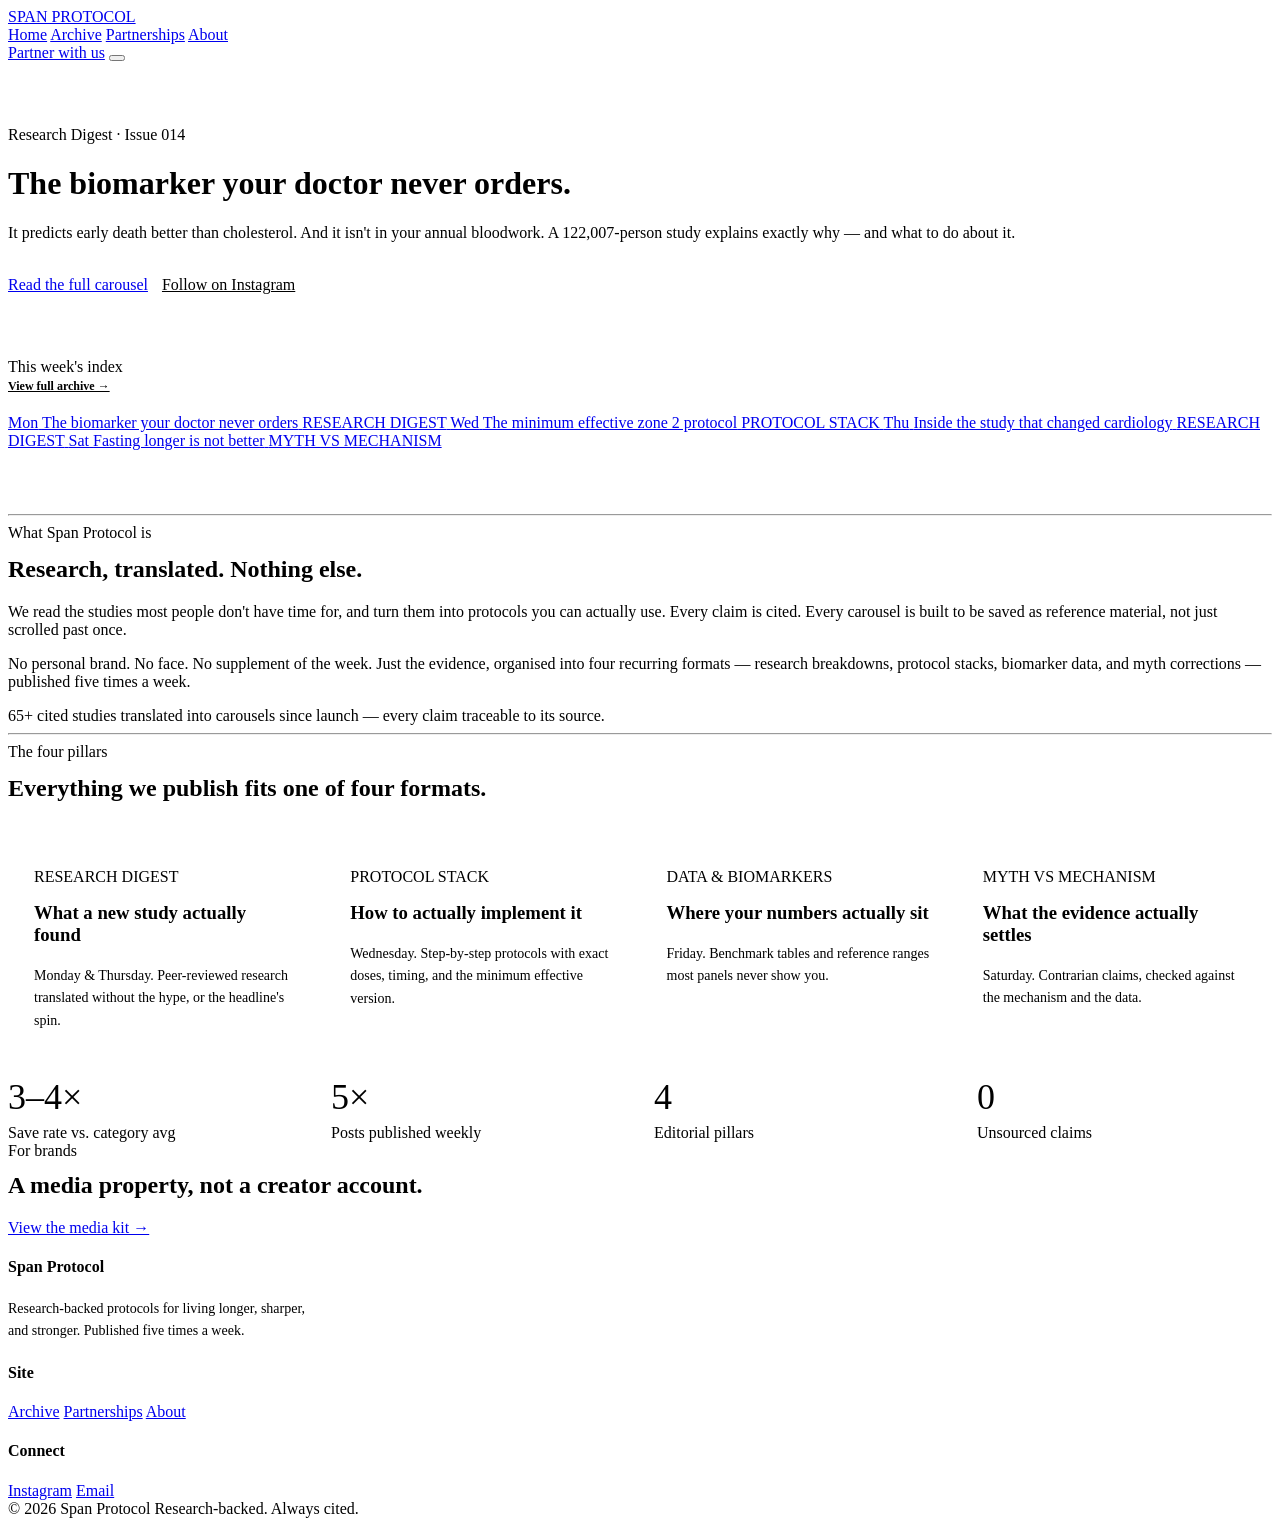
<file: index.html>
<!DOCTYPE html>
<html lang="en">
<head>
<meta charset="UTF-8">
<meta name="viewport" content="width=device-width, initial-scale=1.0">
<title>Span Protocol — Research-backed longevity protocols</title>
<meta name="description" content="Span Protocol translates peer-reviewed longevity research into evidence-based, actionable protocols. No face. No hype. Just the data, cited.">
<link rel="stylesheet" href="assets/styles.css">
</head>
<body>

<nav class="site-nav">
  <div class="wrap">
    <a href="index.html" class="nav-mark"><span class="dot"></span>SPAN PROTOCOL</a>
    <div class="nav-links">
      <a href="index.html" class="active">Home</a>
      <a href="archive.html">Archive</a>
      <a href="partnerships.html">Partnerships</a>
      <a href="about.html">About</a>
    </div>
    <a href="partnerships.html" class="nav-cta">Partner with us</a>
    <button class="nav-toggle" aria-label="Open menu"><span></span><span></span><span></span></button>
  </div>
</nav>

<!-- HERO -->
<header class="section dark" style="padding-top:64px; padding-bottom:64px;">
  <div class="wrap">
    <div class="eyebrow on-dark" style="margin-bottom:18px;">Research Digest · Issue 014</div>
    <h1 class="display-1 on-dark" style="max-width:840px;">The biomarker your doctor never orders.</h1>
    <p class="lede on-dark" style="margin-top:22px;">It predicts early death better than cholesterol. And it isn't in your annual bloodwork. A 122,007-person study explains exactly why — and what to do about it.</p>
    <div style="display:flex; gap:14px; margin-top:34px; flex-wrap:wrap;">
      <a href="archive.html" class="btn btn-primary">Read the full carousel</a>
      <a href="https://instagram.com" class="btn btn-outline light" style="color:var(--white);">Follow on Instagram</a>
    </div>
  </div>
</header>

<!-- THIS WEEK'S LEDGER -->
<section class="section" style="padding-bottom:56px;">
  <div class="wrap">
    <div class="flex-between" style="margin-bottom:8px;">
      <div class="eyebrow">This week's index</div>
      <a href="archive.html" style="font-family:var(--mono); font-size:12px; color:var(--teal-deep); font-weight:600;">View full archive →</a>
    </div>
    <div class="index-list" style="margin-top:20px;">
      <a href="archive.html#vo2max" class="index-row">
        <span class="index-tag">Mon</span>
        <span class="index-title">The biomarker your doctor never orders</span>
        <span class="index-meta">RESEARCH DIGEST</span>
      </a>
      <a href="archive.html#zone2" class="index-row">
        <span class="index-tag">Wed</span>
        <span class="index-title">The minimum effective zone 2 protocol</span>
        <span class="index-meta">PROTOCOL STACK</span>
      </a>
      <a href="archive.html#cooper" class="index-row">
        <span class="index-tag">Thu</span>
        <span class="index-title">Inside the study that changed cardiology</span>
        <span class="index-meta">RESEARCH DIGEST</span>
      </a>
      <a href="archive.html#fasting" class="index-row">
        <span class="index-tag">Sat</span>
        <span class="index-title">Fasting longer is not better</span>
        <span class="index-meta">MYTH VS MECHANISM</span>
      </a>
    </div>
  </div>
</section>

<hr class="rule">

<!-- WHAT THIS IS -->
<section class="section">
  <div class="wrap with-field-notes">
    <div>
      <div class="eyebrow">What Span Protocol is</div>
      <h2 class="display-2" style="margin-top:14px; max-width:680px;">Research, translated. Nothing else.</h2>
      <p class="body-text" style="margin-top:18px;">We read the studies most people don't have time for, and turn them into protocols you can actually use. Every claim is cited. Every carousel is built to be saved as reference material, not just scrolled past once.</p>
      <p class="body-text" style="margin-top:14px;">No personal brand. No face. No supplement of the week. Just the evidence, organised into four recurring formats — research breakdowns, protocol stacks, biomarker data, and myth corrections — published five times a week.</p>
    </div>
    <div class="field-note">
      <span class="fn-val">65+</span>
      cited studies translated into carousels since launch — every claim traceable to its source.
    </div>
  </div>
</section>

<hr class="rule">

<!-- PILLARS -->
<section class="section">
  <div class="wrap">
    <div class="eyebrow">The four pillars</div>
    <h2 class="display-2" style="margin-top:14px;">Everything we publish fits one of four formats.</h2>

    <div style="display:grid; grid-template-columns:repeat(auto-fit,minmax(250px,1fr)); gap:1px; background:var(--rule-light); margin-top:36px; border:1px solid var(--rule-light);">

      <div style="background:var(--paper); padding:30px 26px;">
        <span class="pillar-chip pillar-rd">RESEARCH DIGEST</span>
        <h3 class="display-3" style="margin-top:16px;">What a new study actually found</h3>
        <p class="muted" style="margin-top:8px; font-size:14px; line-height:1.6;">Monday &amp; Thursday. Peer-reviewed research translated without the hype, or the headline's spin.</p>
      </div>

      <div style="background:var(--paper); padding:30px 26px;">
        <span class="pillar-chip pillar-ps">PROTOCOL STACK</span>
        <h3 class="display-3" style="margin-top:16px;">How to actually implement it</h3>
        <p class="muted" style="margin-top:8px; font-size:14px; line-height:1.6;">Wednesday. Step-by-step protocols with exact doses, timing, and the minimum effective version.</p>
      </div>

      <div style="background:var(--paper); padding:30px 26px;">
        <span class="pillar-chip pillar-db">DATA &amp; BIOMARKERS</span>
        <h3 class="display-3" style="margin-top:16px;">Where your numbers actually sit</h3>
        <p class="muted" style="margin-top:8px; font-size:14px; line-height:1.6;">Friday. Benchmark tables and reference ranges most panels never show you.</p>
      </div>

      <div style="background:var(--paper); padding:30px 26px;">
        <span class="pillar-chip pillar-mm">MYTH VS MECHANISM</span>
        <h3 class="display-3" style="margin-top:16px;">What the evidence actually settles</h3>
        <p class="muted" style="margin-top:8px; font-size:14px; line-height:1.6;">Saturday. Contrarian claims, checked against the mechanism and the data.</p>
      </div>

    </div>
  </div>
</section>

<!-- STATS STRIP -->
<section class="section dark tight">
  <div class="wrap" style="display:grid; grid-template-columns:repeat(auto-fit,minmax(150px,1fr)); gap:28px;">
    <div>
      <div style="font-family:var(--serif); font-size:36px; color:var(--teal);">3–4×</div>
      <div class="eyebrow on-dark" style="margin-top:6px;">Save rate vs. category avg</div>
    </div>
    <div>
      <div style="font-family:var(--serif); font-size:36px; color:var(--teal);">5×</div>
      <div class="eyebrow on-dark" style="margin-top:6px;">Posts published weekly</div>
    </div>
    <div>
      <div style="font-family:var(--serif); font-size:36px; color:var(--teal);">4</div>
      <div class="eyebrow on-dark" style="margin-top:6px;">Editorial pillars</div>
    </div>
    <div>
      <div style="font-family:var(--serif); font-size:36px; color:var(--teal);">0</div>
      <div class="eyebrow on-dark" style="margin-top:6px;">Unsourced claims</div>
    </div>
  </div>
</section>

<!-- PARTNERSHIP CTA -->
<section class="section">
  <div class="wrap flex-between">
    <div>
      <div class="eyebrow">For brands</div>
      <h2 class="display-2" style="margin-top:12px; max-width:480px;">A media property, not a creator account.</h2>
    </div>
    <a href="partnerships.html" class="btn btn-outline">View the media kit →</a>
  </div>
</section>

<footer class="site-footer">
  <div class="wrap">
    <div class="footer-grid">
      <div class="footer-col">
        <h4>Span Protocol</h4>
        <p style="color:var(--sage); font-size:14px; max-width:320px; line-height:1.6;">Research-backed protocols for living longer, sharper, and stronger. Published five times a week.</p>
      </div>
      <div class="footer-col">
        <h4>Site</h4>
        <a href="archive.html">Archive</a>
        <a href="partnerships.html">Partnerships</a>
        <a href="about.html">About</a>
      </div>
      <div class="footer-col">
        <h4>Connect</h4>
        <a href="https://instagram.com">Instagram</a>
        <a href="mailto:partnerships@spanprotocol.com">Email</a>
      </div>
    </div>
    <div class="footer-bottom">
      <span>© 2026 Span Protocol</span>
      <span>Research-backed. Always cited.</span>
    </div>
  </div>
</footer>

</body>
</html>
</file>
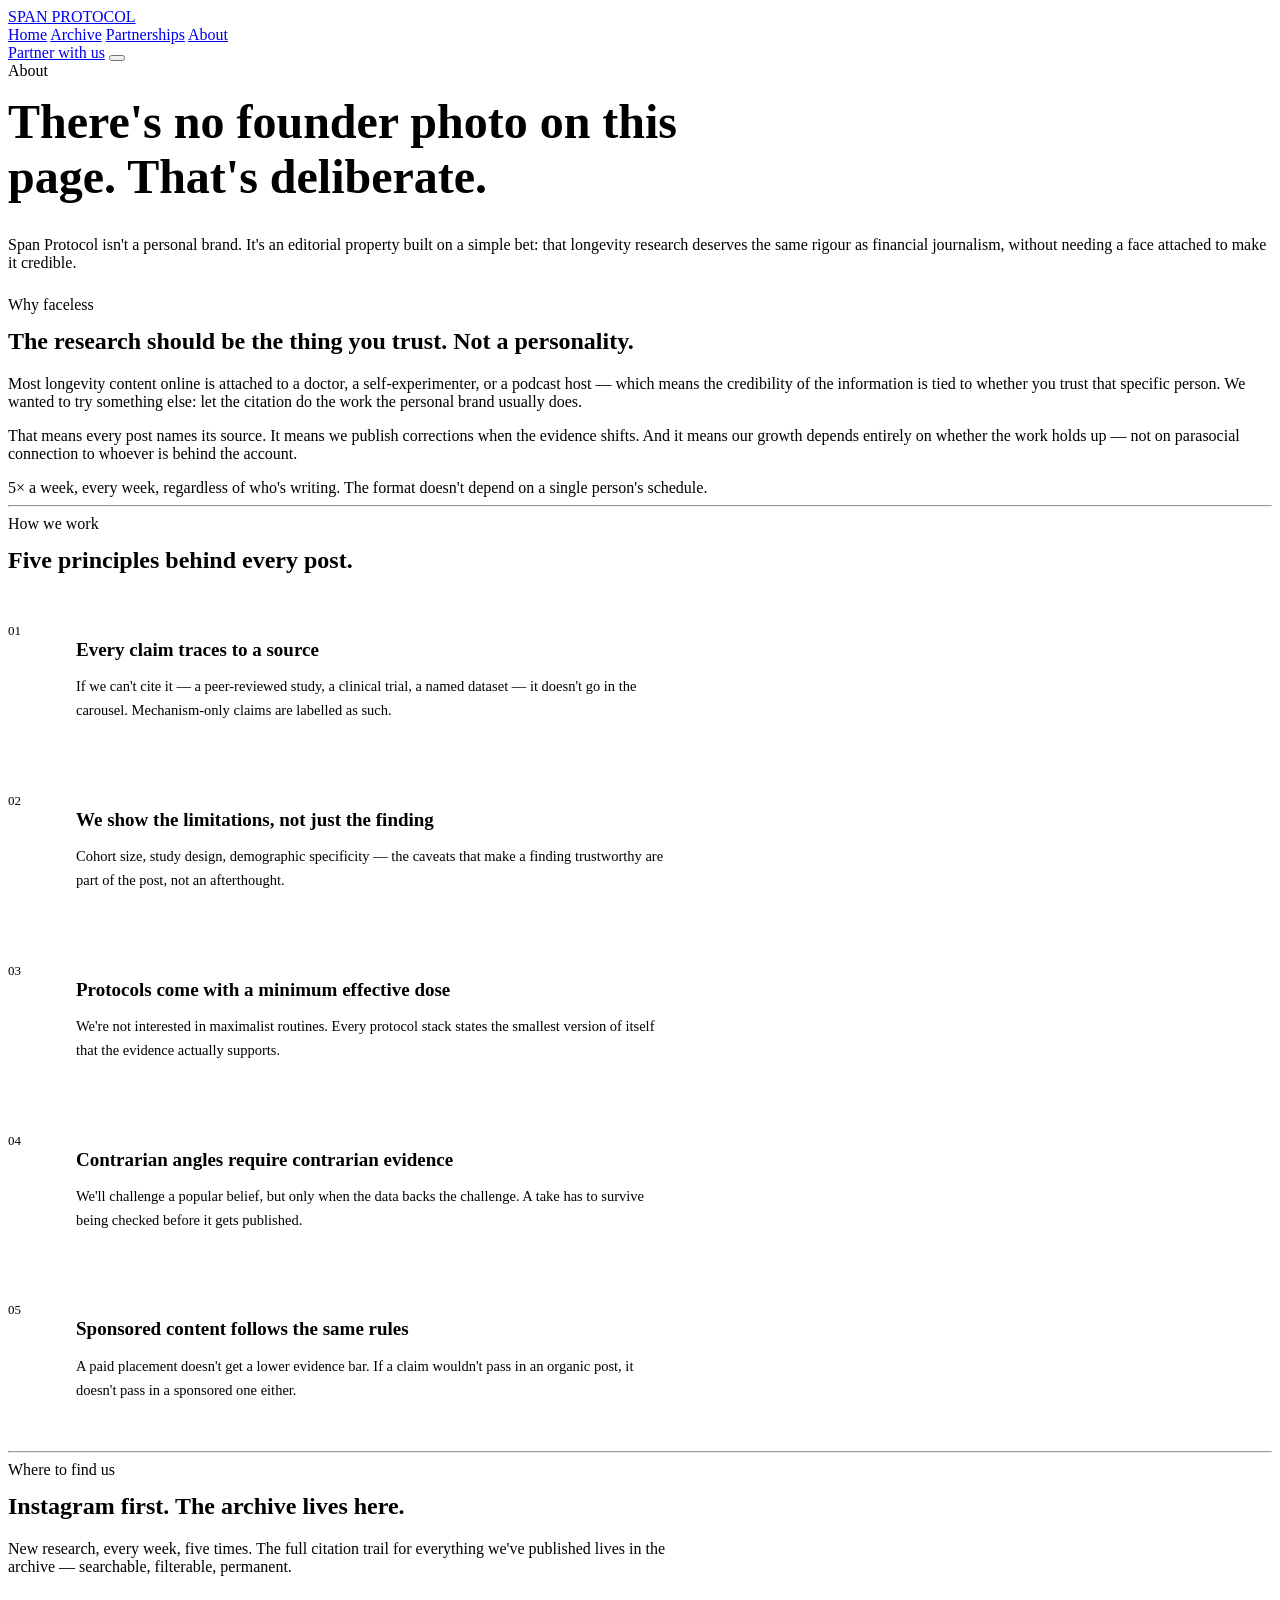
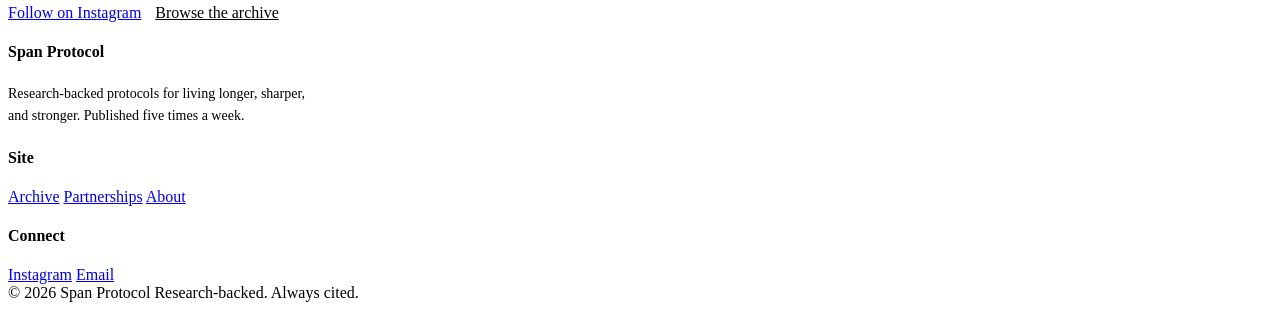
<file: about.html>
<!DOCTYPE html>
<html lang="en">
<head>
<meta charset="UTF-8">
<meta name="viewport" content="width=device-width, initial-scale=1.0">
<title>About — Span Protocol</title>
<meta name="description" content="Why Span Protocol exists, how it works, and the editorial standards behind every post.">
<link rel="stylesheet" href="assets/styles.css">
<style>
  .principle-row {
    display: grid;
    grid-template-columns: 48px 1fr;
    gap: 20px;
    padding: 26px 0;
    border-bottom: 1px solid var(--rule-light);
  }
  .principle-row:first-child { border-top: 1px solid var(--rule-light); }
  .principle-num {
    font-family: var(--mono);
    font-size: 13px;
    color: var(--sage);
    padding-top: 3px;
  }
  .principle-row h3 {
    font-family: var(--serif);
    font-size: 19px;
    color: var(--ink);
    margin-bottom: 8px;
  }
  .principle-row p {
    font-size: 14.5px;
    color: var(--ink-soft);
    line-height: 1.65;
    max-width: 600px;
  }
</style>
</head>
<body>

<nav class="site-nav">
  <div class="wrap">
    <a href="index.html" class="nav-mark"><span class="dot"></span>SPAN PROTOCOL</a>
    <div class="nav-links">
      <a href="index.html">Home</a>
      <a href="archive.html">Archive</a>
      <a href="partnerships.html">Partnerships</a>
      <a href="about.html" class="active">About</a>
    </div>
    <a href="partnerships.html" class="nav-cta">Partner with us</a>
    <button class="nav-toggle" aria-label="Open menu"><span></span><span></span><span></span></button>
  </div>
</nav>

<header class="section" style="padding-bottom:8px;">
  <div class="wrap">
    <div class="eyebrow">About</div>
    <h1 class="display-1" style="margin-top:14px; max-width:760px; font-size:clamp(30px,4.4vw,48px);">There's no founder photo on this page. That's deliberate.</h1>
    <p class="lede" style="margin-top:20px;">Span Protocol isn't a personal brand. It's an editorial property built on a simple bet: that longevity research deserves the same rigour as financial journalism, without needing a face attached to make it credible.</p>
  </div>
</header>

<section class="section">
  <div class="wrap with-field-notes">
    <div>
      <div class="eyebrow">Why faceless</div>
      <h2 class="display-2" style="margin-top:14px; max-width:680px;">The research should be the thing you trust. Not a personality.</h2>
      <p class="body-text" style="margin-top:18px;">Most longevity content online is attached to a doctor, a self-experimenter, or a podcast host — which means the credibility of the information is tied to whether you trust that specific person. We wanted to try something else: let the citation do the work the personal brand usually does.</p>
      <p class="body-text" style="margin-top:14px;">That means every post names its source. It means we publish corrections when the evidence shifts. And it means our growth depends entirely on whether the work holds up — not on parasocial connection to whoever is behind the account.</p>
    </div>
    <div class="field-note">
      <span class="fn-val">5×</span>
      a week, every week, regardless of who's writing. The format doesn't depend on a single person's schedule.
    </div>
  </div>
</section>

<hr class="rule">

<section class="section">
  <div class="wrap">
    <div class="eyebrow">How we work</div>
    <h2 class="display-2" style="margin-top:14px; max-width:680px;">Five principles behind every post.</h2>

    <div style="margin-top:8px;">
      <div class="principle-row">
        <div class="principle-num">01</div>
        <div>
          <h3>Every claim traces to a source</h3>
          <p>If we can't cite it — a peer-reviewed study, a clinical trial, a named dataset — it doesn't go in the carousel. Mechanism-only claims are labelled as such.</p>
        </div>
      </div>
      <div class="principle-row">
        <div class="principle-num">02</div>
        <div>
          <h3>We show the limitations, not just the finding</h3>
          <p>Cohort size, study design, demographic specificity — the caveats that make a finding trustworthy are part of the post, not an afterthought.</p>
        </div>
      </div>
      <div class="principle-row">
        <div class="principle-num">03</div>
        <div>
          <h3>Protocols come with a minimum effective dose</h3>
          <p>We're not interested in maximalist routines. Every protocol stack states the smallest version of itself that the evidence actually supports.</p>
        </div>
      </div>
      <div class="principle-row">
        <div class="principle-num">04</div>
        <div>
          <h3>Contrarian angles require contrarian evidence</h3>
          <p>We'll challenge a popular belief, but only when the data backs the challenge. A take has to survive being checked before it gets published.</p>
        </div>
      </div>
      <div class="principle-row">
        <div class="principle-num">05</div>
        <div>
          <h3>Sponsored content follows the same rules</h3>
          <p>A paid placement doesn't get a lower evidence bar. If a claim wouldn't pass in an organic post, it doesn't pass in a sponsored one either.</p>
        </div>
      </div>
    </div>
  </div>
</section>

<hr class="rule">

<section class="section dark">
  <div class="wrap" style="max-width:680px;">
    <div class="eyebrow on-dark">Where to find us</div>
    <h2 class="display-2 on-dark" style="margin-top:14px;">Instagram first. The archive lives here.</h2>
    <p class="lede on-dark" style="margin-top:14px;">New research, every week, five times. The full citation trail for everything we've published lives in the archive — searchable, filterable, permanent.</p>
    <div style="display:flex; gap:14px; margin-top:28px; flex-wrap:wrap;">
      <a href="https://instagram.com" class="btn btn-primary">Follow on Instagram</a>
      <a href="archive.html" class="btn btn-outline light" style="color:var(--white);">Browse the archive</a>
    </div>
  </div>
</section>

<footer class="site-footer">
  <div class="wrap">
    <div class="footer-grid">
      <div class="footer-col">
        <h4>Span Protocol</h4>
        <p style="color:var(--sage); font-size:14px; max-width:320px; line-height:1.6;">Research-backed protocols for living longer, sharper, and stronger. Published five times a week.</p>
      </div>
      <div class="footer-col">
        <h4>Site</h4>
        <a href="archive.html">Archive</a>
        <a href="partnerships.html">Partnerships</a>
        <a href="about.html">About</a>
      </div>
      <div class="footer-col">
        <h4>Connect</h4>
        <a href="https://instagram.com">Instagram</a>
        <a href="mailto:partnerships@spanprotocol.com">Email</a>
      </div>
    </div>
    <div class="footer-bottom">
      <span>© 2026 Span Protocol</span>
      <span>Research-backed. Always cited.</span>
    </div>
  </div>
</footer>

</body>
</html>
</file>
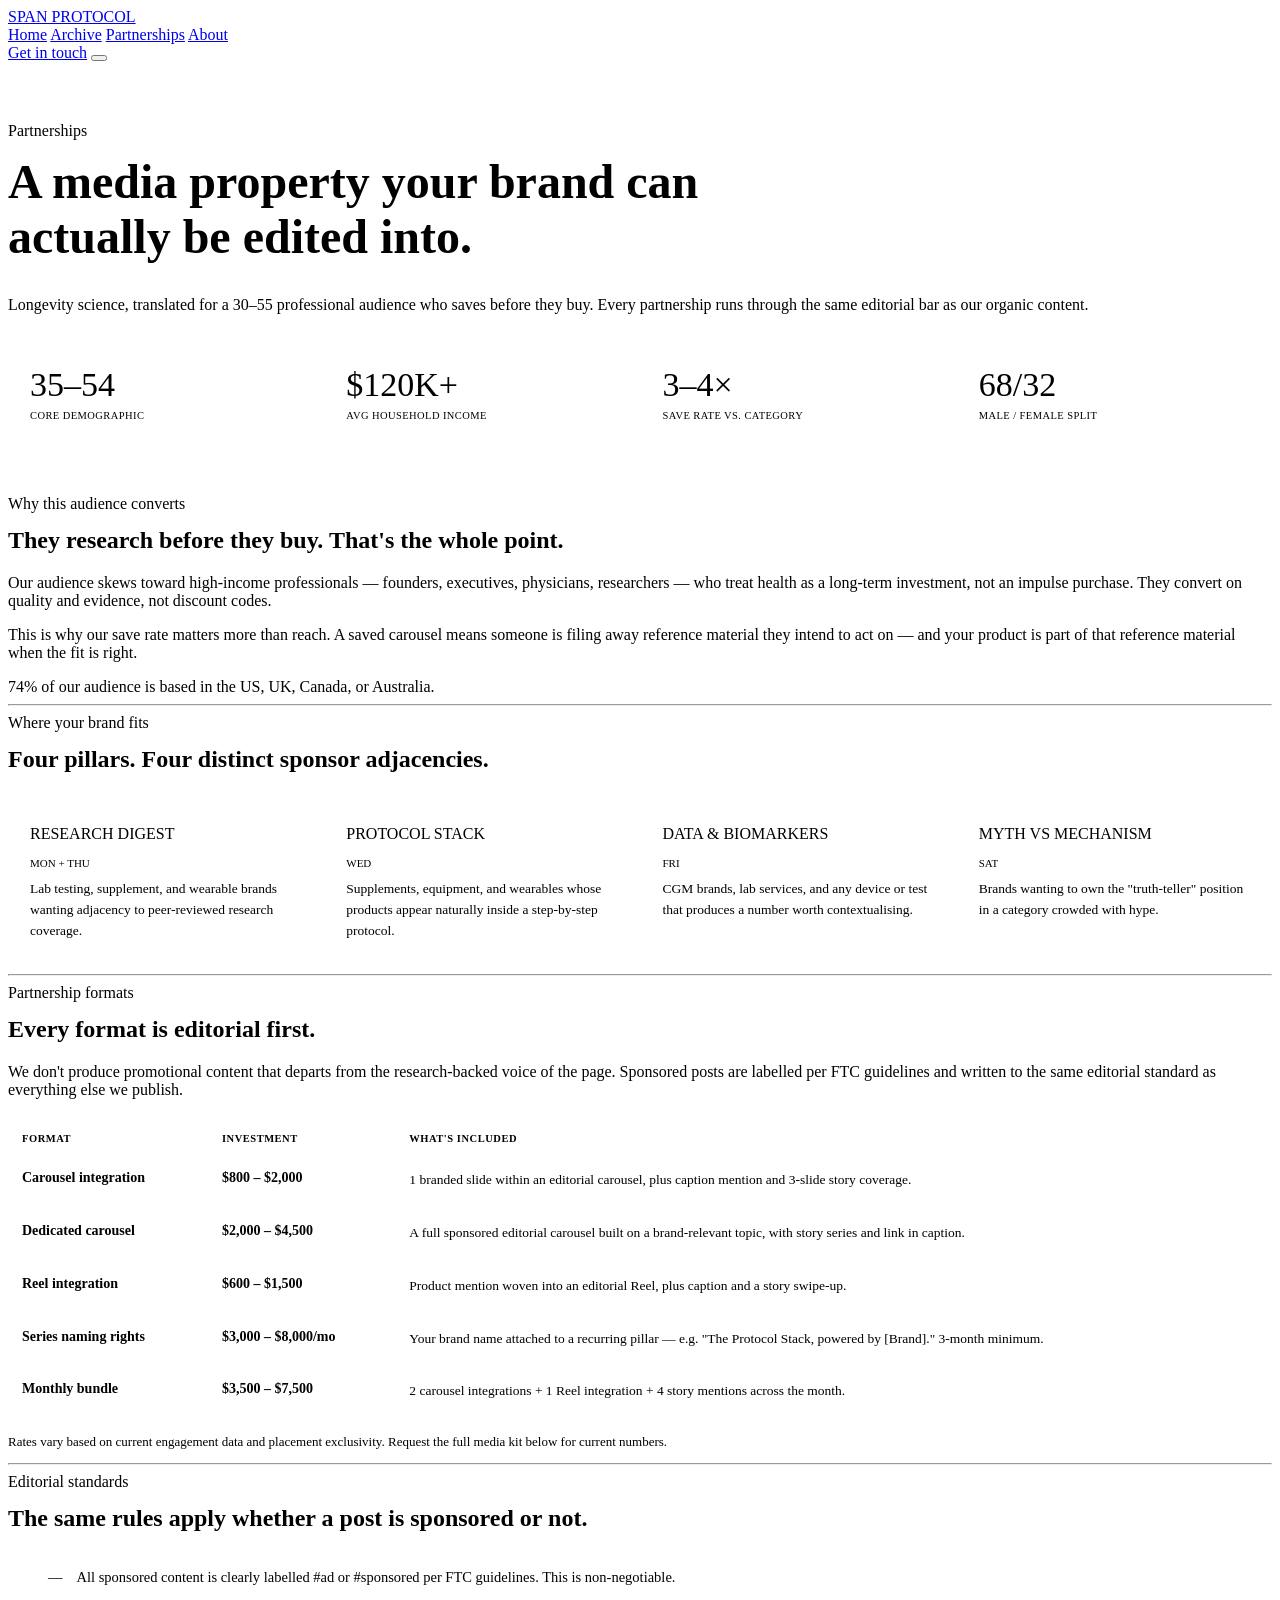
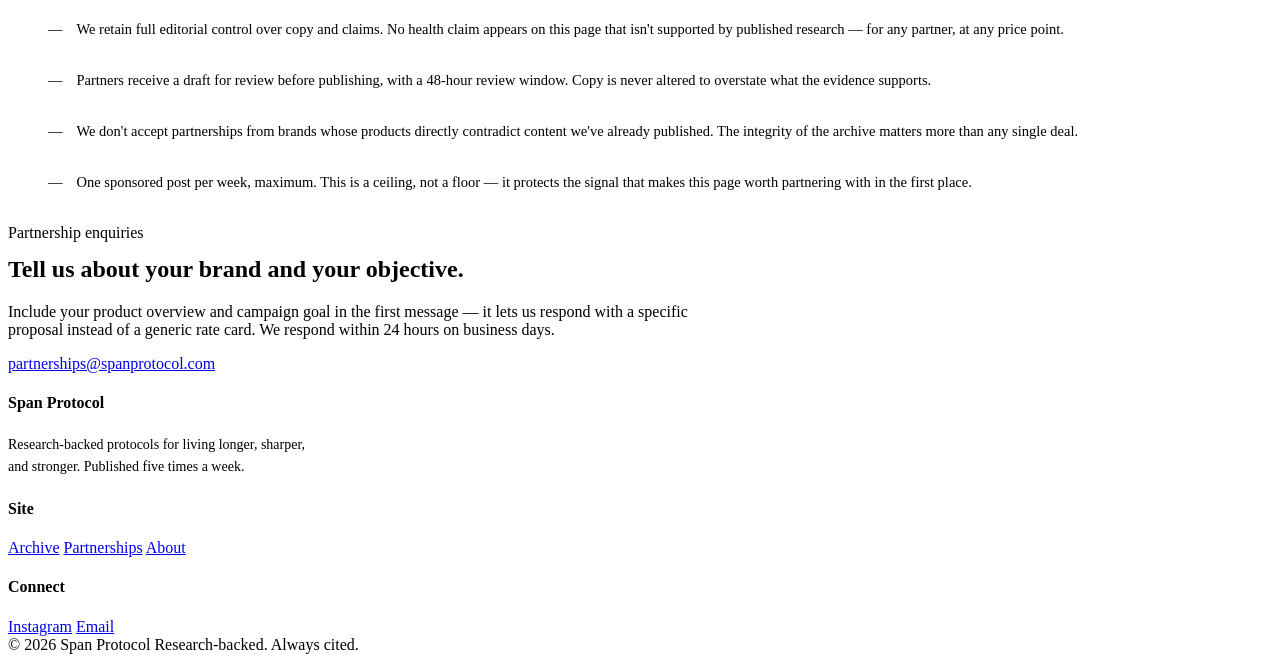
<file: partnerships.html>
<!DOCTYPE html>
<html lang="en">
<head>
<meta charset="UTF-8">
<meta name="viewport" content="width=device-width, initial-scale=1.0">
<title>Partnerships — Span Protocol</title>
<meta name="description" content="Span Protocol partnership formats, audience data, and editorial standards for brand collaborations.">
<link rel="stylesheet" href="assets/styles.css">
<style>
  .stat-grid {
    display: grid;
    grid-template-columns: repeat(4, 1fr);
    gap: 1px;
    background: var(--rule);
    border: 1px solid var(--rule);
    margin-top: 28px;
  }
  .stat-cell {
    background: var(--bg);
    padding: 26px 22px;
  }
  .stat-cell .num {
    font-family: var(--serif);
    font-size: 34px;
    color: var(--teal);
    line-height: 1;
  }
  .stat-cell .lbl {
    font-family: var(--mono);
    font-size: 10.5px;
    color: var(--sage);
    margin-top: 8px;
    letter-spacing: 0.04em;
  }
  @media (max-width: 700px) {
    .stat-grid { grid-template-columns: repeat(2, 1fr); }
  }

  .rate-table {
    width: 100%;
    border-collapse: collapse;
    margin-top: 24px;
    font-size: 14px;
  }
  .rate-table th {
    font-family: var(--mono);
    font-size: 10.5px;
    letter-spacing: 0.05em;
    text-transform: uppercase;
    color: var(--sage);
    text-align: left;
    padding: 10px 14px;
    background: var(--bg);
  }
  .rate-table td {
    padding: 16px 14px;
    border-bottom: 1px solid var(--rule-light);
    vertical-align: top;
  }
  .rate-table .fmt { font-weight: 600; color: var(--ink); }
  .rate-table .rate { font-family: var(--mono); color: var(--teal-deep); font-weight: 600; white-space: nowrap; }
  .rate-table .desc { color: var(--ink-soft); font-size: 13.5px; line-height: 1.55; }

  .standards-list {
    list-style: none;
    margin-top: 20px;
  }
  .standards-list li {
    display: flex;
    gap: 14px;
    padding: 14px 0;
    border-bottom: 1px solid var(--rule-light);
    font-size: 14.5px;
    color: var(--ink-soft);
    line-height: 1.6;
  }
  .standards-list li::before {
    content: '—';
    color: var(--teal-deep);
    flex-shrink: 0;
  }

  .pillar-fit-grid {
    display: grid;
    grid-template-columns: repeat(auto-fit, minmax(240px, 1fr));
    gap: 1px;
    background: var(--rule-light);
    border: 1px solid var(--rule-light);
    margin-top: 28px;
  }
  .pillar-fit-cell { background: var(--paper); padding: 24px 22px; }
  .pillar-fit-cell .freq { font-family: var(--mono); font-size: 11px; color: var(--sage); margin-top: 14px; }
  .pillar-fit-cell .fit { font-size: 13.5px; color: var(--ink-soft); margin-top: 10px; line-height: 1.55; }
</style>
</head>
<body>

<nav class="site-nav">
  <div class="wrap">
    <a href="index.html" class="nav-mark"><span class="dot"></span>SPAN PROTOCOL</a>
    <div class="nav-links">
      <a href="index.html">Home</a>
      <a href="archive.html">Archive</a>
      <a href="partnerships.html" class="active">Partnerships</a>
      <a href="about.html">About</a>
    </div>
    <a href="#contact" class="nav-cta">Get in touch</a>
    <button class="nav-toggle" aria-label="Open menu"><span></span><span></span><span></span></button>
  </div>
</nav>

<!-- HERO -->
<header class="section dark" style="padding-top:60px; padding-bottom:48px;">
  <div class="wrap">
    <div class="eyebrow on-dark">Partnerships</div>
    <h1 class="display-1 on-dark" style="margin-top:14px; max-width:760px; font-size:clamp(30px,4.4vw,48px);">A media property your brand can actually be edited into.</h1>
    <p class="lede on-dark" style="margin-top:20px;">Longevity science, translated for a 30–55 professional audience who saves before they buy. Every partnership runs through the same editorial bar as our organic content.</p>

    <div class="stat-grid">
      <div class="stat-cell"><div class="num">35–54</div><div class="lbl">CORE DEMOGRAPHIC</div></div>
      <div class="stat-cell"><div class="num">$120K+</div><div class="lbl">AVG HOUSEHOLD INCOME</div></div>
      <div class="stat-cell"><div class="num">3–4×</div><div class="lbl">SAVE RATE VS. CATEGORY</div></div>
      <div class="stat-cell"><div class="num">68/32</div><div class="lbl">MALE / FEMALE SPLIT</div></div>
    </div>
  </div>
</header>

<!-- WHY THE AUDIENCE CONVERTS -->
<section class="section">
  <div class="wrap with-field-notes">
    <div>
      <div class="eyebrow">Why this audience converts</div>
      <h2 class="display-2" style="margin-top:14px; max-width:680px;">They research before they buy. That's the whole point.</h2>
      <p class="body-text" style="margin-top:18px;">Our audience skews toward high-income professionals — founders, executives, physicians, researchers — who treat health as a long-term investment, not an impulse purchase. They convert on quality and evidence, not discount codes.</p>
      <p class="body-text" style="margin-top:14px;">This is why our save rate matters more than reach. A saved carousel means someone is filing away reference material they intend to act on — and your product is part of that reference material when the fit is right.</p>
    </div>
    <div class="field-note">
      <span class="fn-val">74%</span>
      of our audience is based in the US, UK, Canada, or Australia.
    </div>
  </div>
</section>

<hr class="rule">

<!-- PILLAR FIT -->
<section class="section">
  <div class="wrap">
    <div class="eyebrow">Where your brand fits</div>
    <h2 class="display-2" style="margin-top:14px;">Four pillars. Four distinct sponsor adjacencies.</h2>

    <div class="pillar-fit-grid">
      <div class="pillar-fit-cell">
        <span class="pillar-chip pillar-rd">RESEARCH DIGEST</span>
        <div class="freq">MON + THU</div>
        <div class="fit">Lab testing, supplement, and wearable brands wanting adjacency to peer-reviewed research coverage.</div>
      </div>
      <div class="pillar-fit-cell">
        <span class="pillar-chip pillar-ps">PROTOCOL STACK</span>
        <div class="freq">WED</div>
        <div class="fit">Supplements, equipment, and wearables whose products appear naturally inside a step-by-step protocol.</div>
      </div>
      <div class="pillar-fit-cell">
        <span class="pillar-chip pillar-db">DATA &amp; BIOMARKERS</span>
        <div class="freq">FRI</div>
        <div class="fit">CGM brands, lab services, and any device or test that produces a number worth contextualising.</div>
      </div>
      <div class="pillar-fit-cell">
        <span class="pillar-chip pillar-mm">MYTH VS MECHANISM</span>
        <div class="freq">SAT</div>
        <div class="fit">Brands wanting to own the "truth-teller" position in a category crowded with hype.</div>
      </div>
    </div>
  </div>
</section>

<hr class="rule">

<!-- RATE CARD -->
<section class="section">
  <div class="wrap">
    <div class="eyebrow">Partnership formats</div>
    <h2 class="display-2" style="margin-top:14px;">Every format is editorial first.</h2>
    <p class="body-text" style="margin-top:14px;">We don't produce promotional content that departs from the research-backed voice of the page. Sponsored posts are labelled per FTC guidelines and written to the same editorial standard as everything else we publish.</p>

    <table class="rate-table">
      <thead>
        <tr><th>Format</th><th>Investment</th><th>What's included</th></tr>
      </thead>
      <tbody>
        <tr>
          <td class="fmt">Carousel integration</td>
          <td class="rate">$800 – $2,000</td>
          <td class="desc">1 branded slide within an editorial carousel, plus caption mention and 3-slide story coverage.</td>
        </tr>
        <tr>
          <td class="fmt">Dedicated carousel</td>
          <td class="rate">$2,000 – $4,500</td>
          <td class="desc">A full sponsored editorial carousel built on a brand-relevant topic, with story series and link in caption.</td>
        </tr>
        <tr>
          <td class="fmt">Reel integration</td>
          <td class="rate">$600 – $1,500</td>
          <td class="desc">Product mention woven into an editorial Reel, plus caption and a story swipe-up.</td>
        </tr>
        <tr>
          <td class="fmt">Series naming rights</td>
          <td class="rate">$3,000 – $8,000/mo</td>
          <td class="desc">Your brand name attached to a recurring pillar — e.g. "The Protocol Stack, powered by [Brand]." 3-month minimum.</td>
        </tr>
        <tr>
          <td class="fmt">Monthly bundle</td>
          <td class="rate">$3,500 – $7,500</td>
          <td class="desc">2 carousel integrations + 1 Reel integration + 4 story mentions across the month.</td>
        </tr>
      </tbody>
    </table>

    <p class="muted" style="margin-top:16px; font-size:13px; font-family:var(--mono);">Rates vary based on current engagement data and placement exclusivity. Request the full media kit below for current numbers.</p>
  </div>
</section>

<hr class="rule">

<!-- EDITORIAL STANDARDS -->
<section class="section">
  <div class="wrap">
    <div class="eyebrow">Editorial standards</div>
    <h2 class="display-2" style="margin-top:14px; max-width:680px;">The same rules apply whether a post is sponsored or not.</h2>
    <ul class="standards-list">
      <li>All sponsored content is clearly labelled #ad or #sponsored per FTC guidelines. This is non-negotiable.</li>
      <li>We retain full editorial control over copy and claims. No health claim appears on this page that isn't supported by published research — for any partner, at any price point.</li>
      <li>Partners receive a draft for review before publishing, with a 48-hour review window. Copy is never altered to overstate what the evidence supports.</li>
      <li>We don't accept partnerships from brands whose products directly contradict content we've already published. The integrity of the archive matters more than any single deal.</li>
      <li>One sponsored post per week, maximum. This is a ceiling, not a floor — it protects the signal that makes this page worth partnering with in the first place.</li>
    </ul>
  </div>
</section>

<!-- CONTACT -->
<section class="section dark" id="contact">
  <div class="wrap" style="max-width:680px;">
    <div class="eyebrow on-dark">Partnership enquiries</div>
    <h2 class="display-2 on-dark" style="margin-top:14px;">Tell us about your brand and your objective.</h2>
    <p class="lede on-dark" style="margin-top:14px;">Include your product overview and campaign goal in the first message — it lets us respond with a specific proposal instead of a generic rate card. We respond within 24 hours on business days.</p>
    <a href="mailto:partnerships@spanprotocol.com" class="btn btn-primary" style="margin-top:28px;">partnerships@spanprotocol.com</a>
  </div>
</section>

<footer class="site-footer">
  <div class="wrap">
    <div class="footer-grid">
      <div class="footer-col">
        <h4>Span Protocol</h4>
        <p style="color:var(--sage); font-size:14px; max-width:320px; line-height:1.6;">Research-backed protocols for living longer, sharper, and stronger. Published five times a week.</p>
      </div>
      <div class="footer-col">
        <h4>Site</h4>
        <a href="archive.html">Archive</a>
        <a href="partnerships.html">Partnerships</a>
        <a href="about.html">About</a>
      </div>
      <div class="footer-col">
        <h4>Connect</h4>
        <a href="https://instagram.com">Instagram</a>
        <a href="mailto:partnerships@spanprotocol.com">Email</a>
      </div>
    </div>
    <div class="footer-bottom">
      <span>© 2026 Span Protocol</span>
      <span>Research-backed. Always cited.</span>
    </div>
  </div>
</footer>

</body>
</html>
</file>
<file: assets/styles.css>
<!DOCTYPE html>
<html lang="en">
<head>
  <meta charset="UTF-8" />
  <meta name="viewport" content="width=device-width, initial-scale=1.0" />
  <title>SPAN Protocol</title>
  <link rel="stylesheet" href="styles.css" />
</head>

<body>

  <nav class="site-nav">
    <div class="wrap">
      <a href="#" class="nav-mark">
        <span class="dot"></span>
        SPAN PROTOCOL
      </a>

      <div class="nav-links">
        <a href="#about">About</a>
        <a href="#work">Work</a>
        <a href="#notes">Notes</a>
        <a href="#contact">Contact</a>
      </div>

      <a href="#contact" class="nav-cta">Start Here</a>
    </div>
  </nav>

  <header class="section dark">
    <div class="wrap">
      <p class="eyebrow on-dark">Shared Design System</p>
      <h1 class="display-1 on-dark">A clean, editorial website built with forest tones and modern structure.</h1>
      <p class="lede on-dark">
        This page uses your uploaded CSS file to create a polished landing page for GitHub Pages.
      </p>
      <br />
      <a href="#work" class="btn btn-primary">View Sections</a>
    </div>
  </header>

  <section id="about" class="section">
    <div class="wrap with-field-notes">
      <div>
        <p class="eyebrow">About</p>
        <h2 class="display-2">Simple, elegant, and beginner-friendly.</h2>
        <p class="body-text">
          Use this section to introduce your website, project, brand, portfolio, or business.
          Replace this text with your own content.
        </p>
      </div>

      <aside class="field-note">
        <span class="fn-val">01</span>
        Edit the headings, links, and paragraphs to make this site your own.
      </aside>
    </div>
  </section>

  <hr class="rule" />

  <section id="work" class="section">
    <div class="wrap">
      <div class="flex-between">
        <div>
          <p class="eyebrow">Work</p>
          <h2 class="display-2">Featured Sections</h2>
        </div>
      </div>

      <br />

      <div class="index-list">
        <div class="index-row">
          <span class="index-tag">RD</span>
          <span class="index-title">Research & Design</span>
          <span class="index-meta">VIEW</span>
        </div>

        <div class="index-row">
          <span class="index-tag">PS</span>
          <span class="index-title">Product Strategy</span>
          <span class="index-meta">VIEW</span>
        </div>

        <div class="index-row">
          <span class="index-tag">DB</span>
          <span class="index-title">Digital Branding</span>
          <span class="index-meta">VIEW</span>
        </div>
      </div>
    </div>
  </section>

  <section id="notes" class="section dark">
    <div class="wrap">
      <p class="eyebrow on-dark">Notes</p>
      <h2 class="display-2 on-dark">Use chips to highlight categories.</h2>
      <br />
      <span class="pillar-chip pillar-rd">RESEARCH</span>
      <span class="pillar-chip pillar-ps">STRATEGY</span>
      <span class="pillar-chip pillar-db">BRANDING</span>
      <span class="pillar-chip pillar-mm">MEDIA</span>
    </div>
  </section>

  <footer id="contact" class="site-footer">
    <div class="wrap">
      <div class="footer-grid">
        <div class="footer-col">
          <h4>SPAN PROTOCOL</h4>
          <p>A simple GitHub Pages starter site using your custom CSS.</p>
        </div>

        <div class="footer-col">
          <h4>Links</h4>
          <a href="#about">About</a>
          <a href="#work">Work</a>
          <a href="#notes">Notes</a>
        </div>

        <div class="footer-col">
          <h4>Contact</h4>
          <a href="mailto:hello@example.com">hello@example.com</a>
        </div>
      </div>

      <div class="footer-bottom">
        <span>© 2026 SPAN Protocol</span>
        <span>Built for GitHub Pages</span>
      </div>
    </div>
  </footer>

</body>
</html>
</file>
